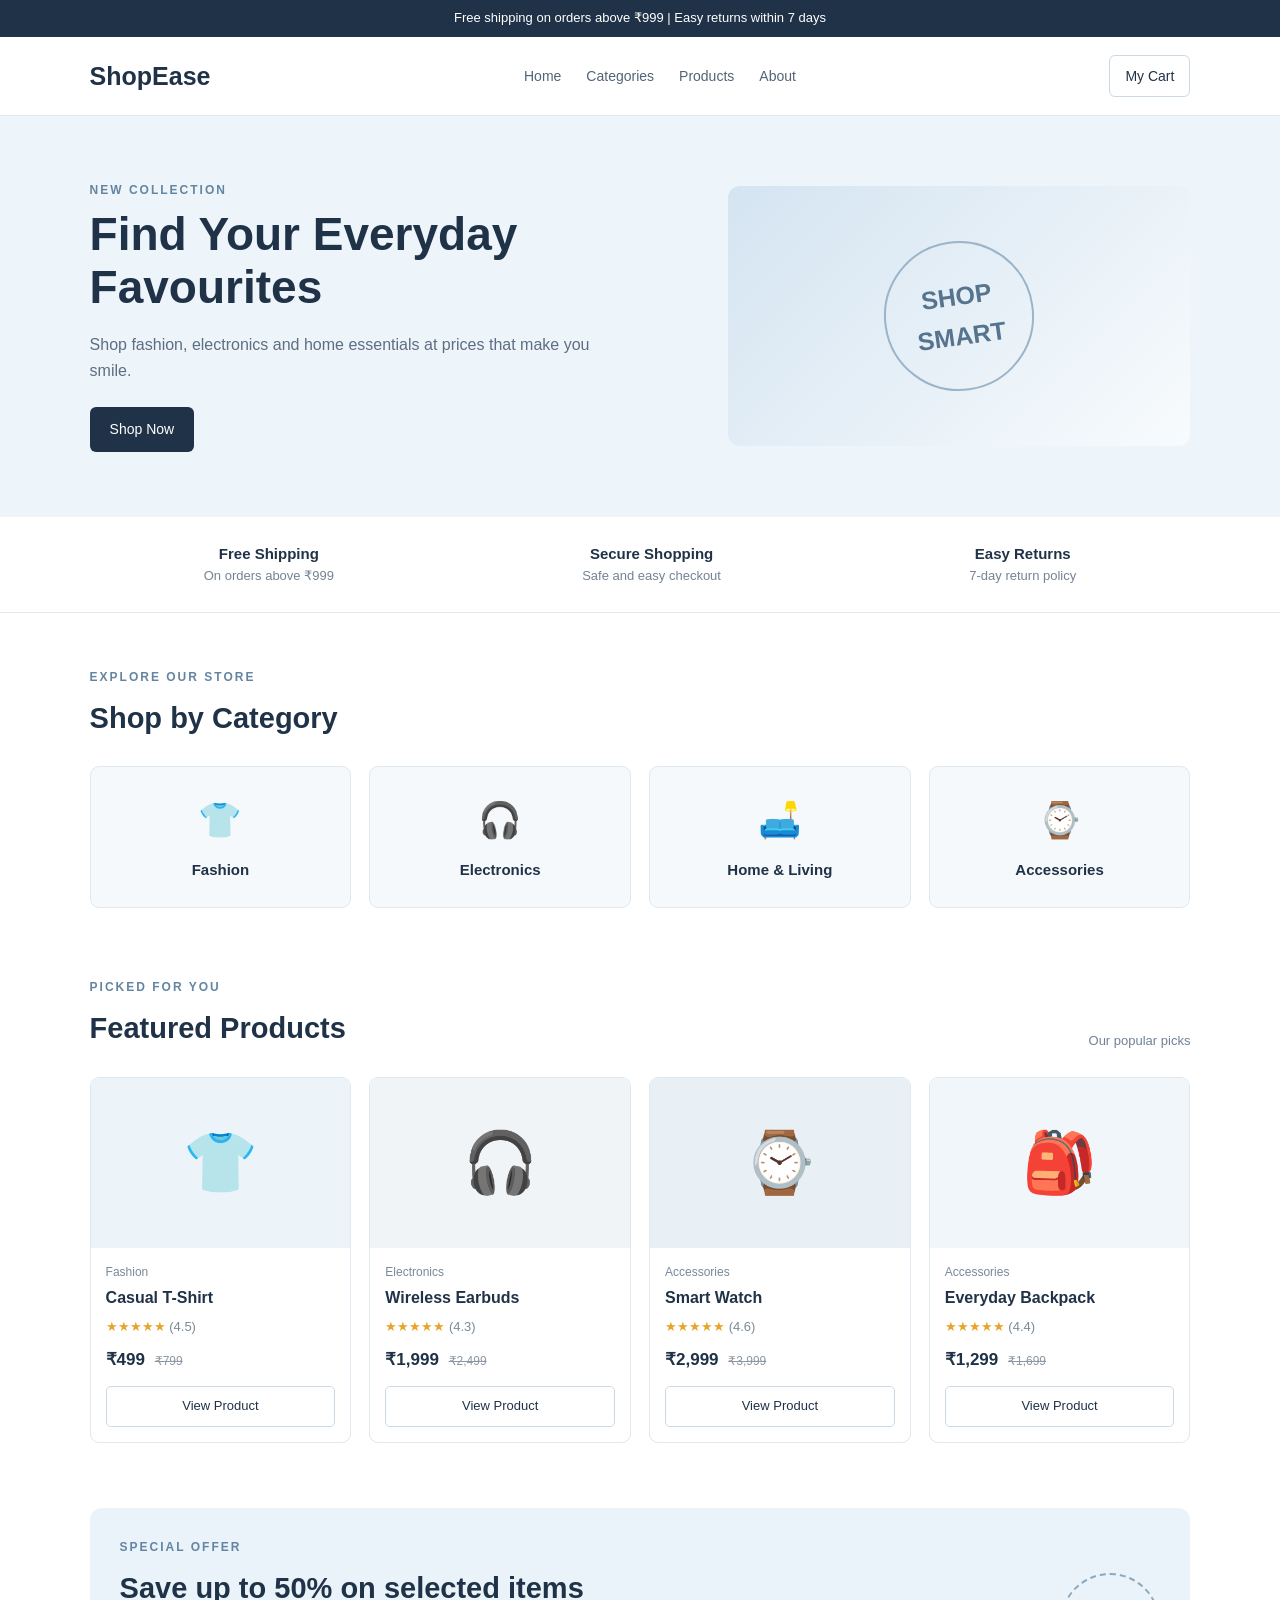
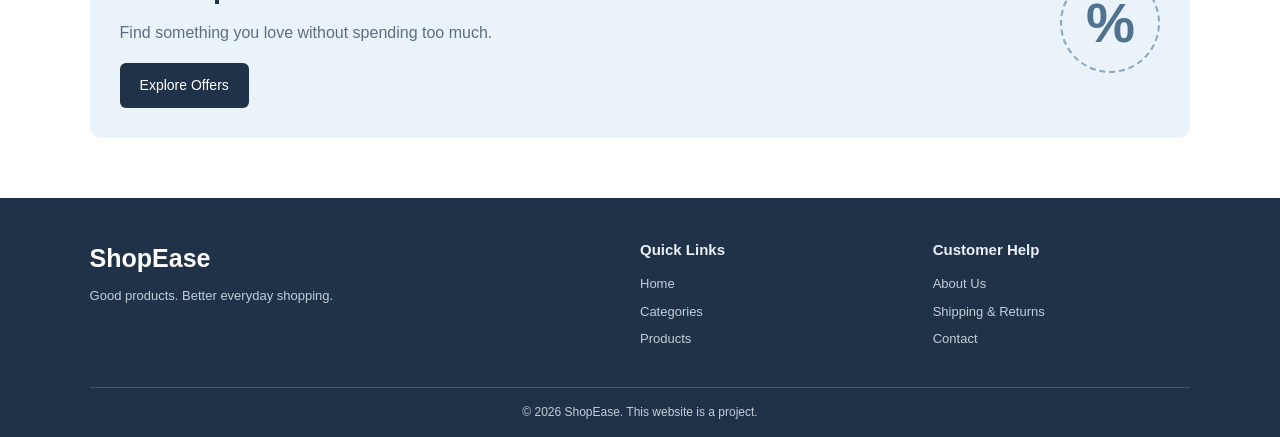
<file: index.html>
<!DOCTYPE html>
<html lang="en">
<head>
    <meta charset="UTF-8">
    <meta name="viewport" content="width=device-width, initial-scale=1.0">
    <title>ShopEase - Online Shopping</title>
    <link rel="stylesheet" href="style.css">
</head>
<body>

    <!-- Header -->
    <header>
        <div class="top-bar">
            Free shipping on orders above ₹999 | Easy returns within 7 days
        </div>

        <nav class="navbar">
            <h2 class="logo">ShopEase</h2>

            <div class="nav-links">
                <a href="#home">Home</a>
                <a href="#categories">Categories</a>
                <a href="#products">Products</a>
                <a href="#about">About</a>
            </div>

            <a href="#products" class="cart-link">My Cart</a>
        </nav>
    </header>

    <!-- Hero Section -->
    <section class="hero" id="home">
        <div class="hero-text">
            <p class="small-heading">NEW COLLECTION</p>
            <h1>Find Your Everyday Favourites</h1>
            <p>
                Shop fashion, electronics and home essentials at prices
                that make you smile.
            </p>
            <a href="#products" class="button">Shop Now</a>
        </div>

        <div class="hero-image">
            <div class="image-shape">SHOP<br>SMART</div>
        </div>
    </section>

    <!-- Benefits -->
    <section class="benefits">
        <div>
            <h3>Free Shipping</h3>
            <p>On orders above ₹999</p>
        </div>
        <div>
            <h3>Secure Shopping</h3>
            <p>Safe and easy checkout</p>
        </div>
        <div>
            <h3>Easy Returns</h3>
            <p>7-day return policy</p>
        </div>
    </section>

    <!-- Categories -->
    <section class="section" id="categories">
        <div class="section-heading">
            <div>
                <p class="small-heading">EXPLORE OUR STORE</p>
                <h2>Shop by Category</h2>
            </div>
        </div>

        <div class="category-list">
            <div class="category-card">
                <div class="category-icon">👕</div>
                <h3>Fashion</h3>
            </div>
            <div class="category-card">
                <div class="category-icon">🎧</div>
                <h3>Electronics</h3>
            </div>
            <div class="category-card">
                <div class="category-icon">🛋️</div>
                <h3>Home & Living</h3>
            </div>
            <div class="category-card">
                <div class="category-icon">⌚</div>
                <h3>Accessories</h3>
            </div>
        </div>
    </section>

    <!-- Products -->
    <section class="section products-section" id="products">
        <div class="section-heading">
            <div>
                <p class="small-heading">PICKED FOR YOU</p>
                <h2>Featured Products</h2>
            </div>
            <p class="view-text">Our popular picks</p>
        </div>

        <div class="product-list">
            <div class="product-card">
                <div class="product-image t-shirt">👕</div>
                <div class="product-info">
                    <p class="product-type">Fashion</p>
                    <h3>Casual T-Shirt</h3>
                    <p class="rating">★★★★★ <span>(4.5)</span></p>
                    <p class="price">₹499 <del>₹799</del></p>
                    <a href="#products" class="product-button">View Product</a>
                </div>
            </div>

            <div class="product-card">
                <div class="product-image earbuds">🎧</div>
                <div class="product-info">
                    <p class="product-type">Electronics</p>
                    <h3>Wireless Earbuds</h3>
                    <p class="rating">★★★★★ <span>(4.3)</span></p>
                    <p class="price">₹1,999 <del>₹2,499</del></p>
                    <a href="#products" class="product-button">View Product</a>
                </div>
            </div>

            <div class="product-card">
                <div class="product-image watch">⌚</div>
                <div class="product-info">
                    <p class="product-type">Accessories</p>
                    <h3>Smart Watch</h3>
                    <p class="rating">★★★★★ <span>(4.6)</span></p>
                    <p class="price">₹2,999 <del>₹3,999</del></p>
                    <a href="#products" class="product-button">View Product</a>
                </div>
            </div>

            <div class="product-card">
                <div class="product-image backpack">🎒</div>
                <div class="product-info">
                    <p class="product-type">Accessories</p>
                    <h3>Everyday Backpack</h3>
                    <p class="rating">★★★★★ <span>(4.4)</span></p>
                    <p class="price">₹1,299 <del>₹1,699</del></p>
                    <a href="#products" class="product-button">View Product</a>
                </div>
            </div>
        </div>
    </section>

    <!-- Offer Banner -->
    <section class="offer" id="about">
        <div>
            <p class="small-heading">SPECIAL OFFER</p>
            <h2>Save up to 50% on selected items</h2>
            <p>Find something you love without spending too much.</p>
            <a href="#products" class="button">Explore Offers</a>
        </div>
        <div class="offer-icon">%</div>
    </section>

    <!-- Footer -->
    <footer>
        <div class="footer-content">
            <div>
                <h2 class="footer-logo">ShopEase</h2>
                <p>Good products. Better everyday shopping.</p>
            </div>

            <div>
                <h3>Quick Links</h3>
                <a href="#home">Home</a>
                <a href="#categories">Categories</a>
                <a href="#products">Products</a>
            </div>

            <div>
                <h3>Customer Help</h3>
                <a href="#about">About Us</a>
                <a href="#about">Shipping & Returns</a>
                <a href="#about">Contact</a>
            </div>
        </div>

        <div class="copyright">
            <p>© 2026 ShopEase. This website is a project.</p>
        </div>
    </footer>

</body>
</html>
</file>
<file: style.css>
/* Basic styles */
* {
    box-sizing: border-box;
    margin: 0;
    padding: 0;
}

html {
    scroll-behavior: smooth;
}

body {
    font-family: Arial, sans-serif;
    color: #203247;
    background-color: #ffffff;
    line-height: 1.6;
}

a {
    text-decoration: none;
    color: inherit;
}

.top-bar {
    padding: 8px 15px;
    text-align: center;
    background-color: #203247;
    color: white;
    font-size: 13px;
}

.navbar {
    display: flex;
    align-items: center;
    justify-content: space-between;
    gap: 20px;
    padding: 18px 7%;
    border-bottom: 1px solid #e2e8ef;
}

.logo,
.footer-logo {
    color: #203247;
    font-size: 25px;
}

.nav-links {
    display: flex;
    gap: 25px;
}

.nav-links a {
    font-size: 14px;
    color: #526477;
}

.nav-links a:hover {
    color: #477fae;
}

.cart-link {
    padding: 9px 15px;
    border: 1px solid #ccd9e5;
    border-radius: 6px;
    font-size: 14px;
}

.hero {
    display: flex;
    align-items: center;
    justify-content: space-between;
    gap: 40px;
    padding: 65px 7%;
    background-color: #edf5fb;
}

.hero-text {
    max-width: 520px;
}

.small-heading {
    margin-bottom: 8px;
    color: #6485a1;
    font-size: 12px;
    font-weight: bold;
    letter-spacing: 2px;
}

.hero h1 {
    margin-bottom: 18px;
    font-size: 46px;
    line-height: 1.15;
}

.hero-text > p:not(.small-heading) {
    margin-bottom: 24px;
    color: #5c6e80;
}

.button {
    display: inline-block;
    padding: 11px 20px;
    border-radius: 6px;
    background-color: #203247;
    color: white;
    font-size: 14px;
}

.button:hover {
    background-color: #365775;
}

.hero-image {
    display: flex;
    align-items: center;
    justify-content: center;
    width: 42%;
    min-height: 260px;
    border-radius: 12px;
    background: linear-gradient(135deg, #d4e4f1, #f8fbfd);
}

.image-shape {
    display: flex;
    align-items: center;
    justify-content: center;
    width: 150px;
    height: 150px;
    border: 2px solid #9bb4c9;
    border-radius: 50%;
    color: #56748e;
    font-size: 25px;
    font-weight: bold;
    text-align: center;
    transform: rotate(-8deg);
}

.benefits {
    display: flex;
    justify-content: space-around;
    gap: 20px;
    padding: 25px 7%;
    border-bottom: 1px solid #e2e8ef;
}

.benefits div {
    text-align: center;
}

.benefits h3 {
    font-size: 15px;
}

.benefits p {
    color: #748394;
    font-size: 13px;
}

.section {
    padding: 55px 7%;
}

.section-heading {
    display: flex;
    align-items: end;
    justify-content: space-between;
    margin-bottom: 25px;
}

.section-heading h2,
.offer h2 {
    font-size: 29px;
}

.category-list {
    display: grid;
    grid-template-columns: repeat(4, 1fr);
    gap: 18px;
}

.category-card {
    padding: 25px 10px;
    border: 1px solid #e0e8ef;
    border-radius: 9px;
    background-color: #f6f9fc;
    text-align: center;
}

.category-icon {
    margin-bottom: 10px;
    font-size: 35px;
}

.category-card h3 {
    font-size: 15px;
}

.products-section {
    padding-top: 15px;
}

.view-text {
    color: #718195;
    font-size: 13px;
}

.product-list {
    display: grid;
    grid-template-columns: repeat(4, 1fr);
    gap: 18px;
}

.product-card {
    overflow: hidden;
    border: 1px solid #e0e8ef;
    border-radius: 9px;
    background-color: white;
}

.product-image {
    display: flex;
    align-items: center;
    justify-content: center;
    min-height: 170px;
    background-color: #edf4f9;
    font-size: 60px;
}

.earbuds {
    background-color: #f1f4f7;
}

.watch {
    background-color: #e8f0f6;
}

.backpack {
    background-color: #f1f6fa;
}

.product-info {
    padding: 15px;
}

.product-type {
    color: #7a8998;
    font-size: 12px;
}

.product-info h3 {
    margin: 3px 0 7px;
    font-size: 16px;
}

.rating {
    color: #e5a42b;
    font-size: 13px;
}

.rating span {
    color: #7a8998;
}

.price {
    margin: 8px 0 13px;
    font-size: 17px;
    font-weight: bold;
}

.price del {
    margin-left: 5px;
    color: #8c98a4;
    font-size: 12px;
    font-weight: normal;
}

.product-button {
    display: block;
    padding: 9px;
    border: 1px solid #cbd9e5;
    border-radius: 5px;
    text-align: center;
    font-size: 13px;
}

.product-button:hover {
    background-color: #edf5fb;
}

.offer {
    display: flex;
    align-items: center;
    justify-content: space-between;
    gap: 25px;
    margin: 10px 7% 60px;
    padding: 30px;
    border-radius: 12px;
    background-color: #eaf3fa;
}

.offer h2 {
    margin-bottom: 8px;
}

.offer p:not(.small-heading) {
    margin-bottom: 18px;
    color: #5c6e80;
}

.offer-icon {
    display: flex;
    align-items: center;
    justify-content: center;
    flex-shrink: 0;
    width: 100px;
    height: 100px;
    border: 2px dashed #8ca8bf;
    border-radius: 50%;
    color: #52738f;
    font-size: 55px;
    font-weight: bold;
}

footer {
    padding: 40px 7% 0;
    background-color: #203247;
    color: #eaf0f5;
}

.footer-content {
    display: grid;
    grid-template-columns: 2fr 1fr 1fr;
    gap: 35px;
    padding-bottom: 30px;
}

.footer-logo {
    margin-bottom: 8px;
    color: white;
}

.footer-content p,
.footer-content a {
    color: #c1ced9;
    font-size: 13px;
}

.footer-content h3 {
    margin-bottom: 12px;
    font-size: 15px;
}

.footer-content a {
    display: block;
    margin-bottom: 7px;
}

.footer-content a:hover {
    color: white;
}

.copyright {
    padding: 15px 0;
    border-top: 1px solid #43566a;
    color: #c1ced9;
    font-size: 12px;
    text-align: center;
}

/* Tablet screens */
@media (max-width: 900px) {
    .navbar {
        padding-inline: 4%;
    }

    .hero {
        padding-inline: 5%;
        gap: 25px;
    }

    .hero h1 {
        font-size: 38px;
    }

    .section {
        padding-inline: 5%;
    }

    .product-list {
        grid-template-columns: repeat(2, 1fr);
    }

    .category-list {
        grid-template-columns: repeat(2, 1fr);
    }
}

/* Mobile screens */
@media (max-width: 600px) {
    .navbar {
        flex-wrap: wrap;
        padding: 15px 5%;
    }

    .logo {
        font-size: 22px;
    }

    .nav-links {
        order: 3;
        width: 100%;
        justify-content: space-between;
        gap: 10px;
    }

    .nav-links a {
        font-size: 12px;
    }

    .cart-link {
        padding: 7px 10px;
        font-size: 12px;
    }

    .hero {
        flex-direction: column;
        align-items: stretch;
        padding: 40px 5%;
    }

    .hero h1 {
        font-size: 35px;
    }

    .hero-image {
        width: 100%;
        min-height: 190px;
    }

    .image-shape {
        width: 120px;
        height: 120px;
        font-size: 21px;
    }

    .benefits {
        flex-wrap: wrap;
        justify-content: center;
        padding-inline: 5%;
    }

    .benefits div {
        width: 42%;
    }

    .section {
        padding: 40px 5%;
    }

    .section-heading h2,
    .offer h2 {
        font-size: 24px;
    }

    .category-list {
        gap: 12px;
    }

    .category-card {
        padding: 20px 8px;
    }

    .product-list {
        gap: 12px;
    }

    .product-image {
        min-height: 130px;
        font-size: 48px;
    }

    .product-info {
        padding: 11px;
    }

    .product-info h3 {
        font-size: 14px;
    }

    .price {
        font-size: 15px;
    }

    .offer {
        margin: 0 5% 40px;
        padding: 22px;
    }

    .offer-icon {
        width: 65px;
        height: 65px;
        font-size: 35px;
    }

    .footer-content {
        grid-template-columns: 1fr 1fr;
        gap: 25px;
    }

    .footer-content > div:first-child {
        grid-column: 1 / -1;
    }
}
</file>
